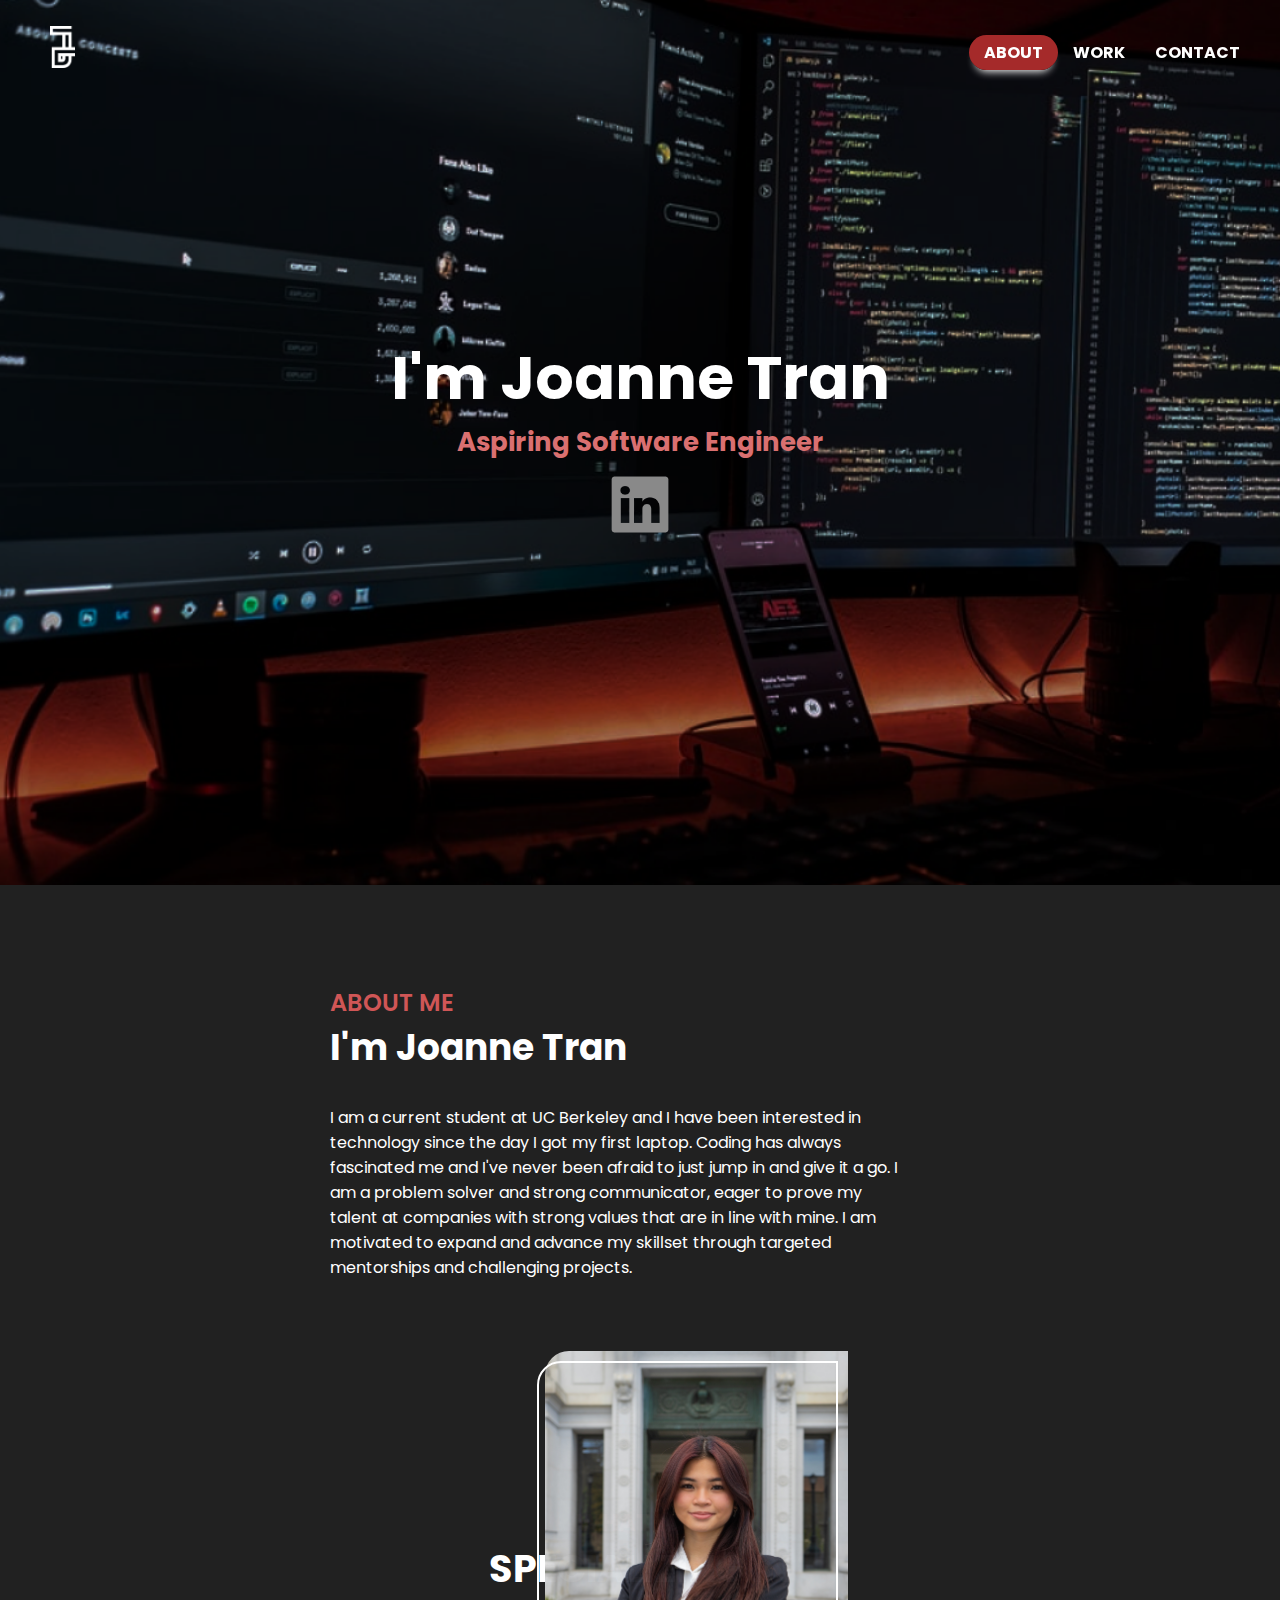
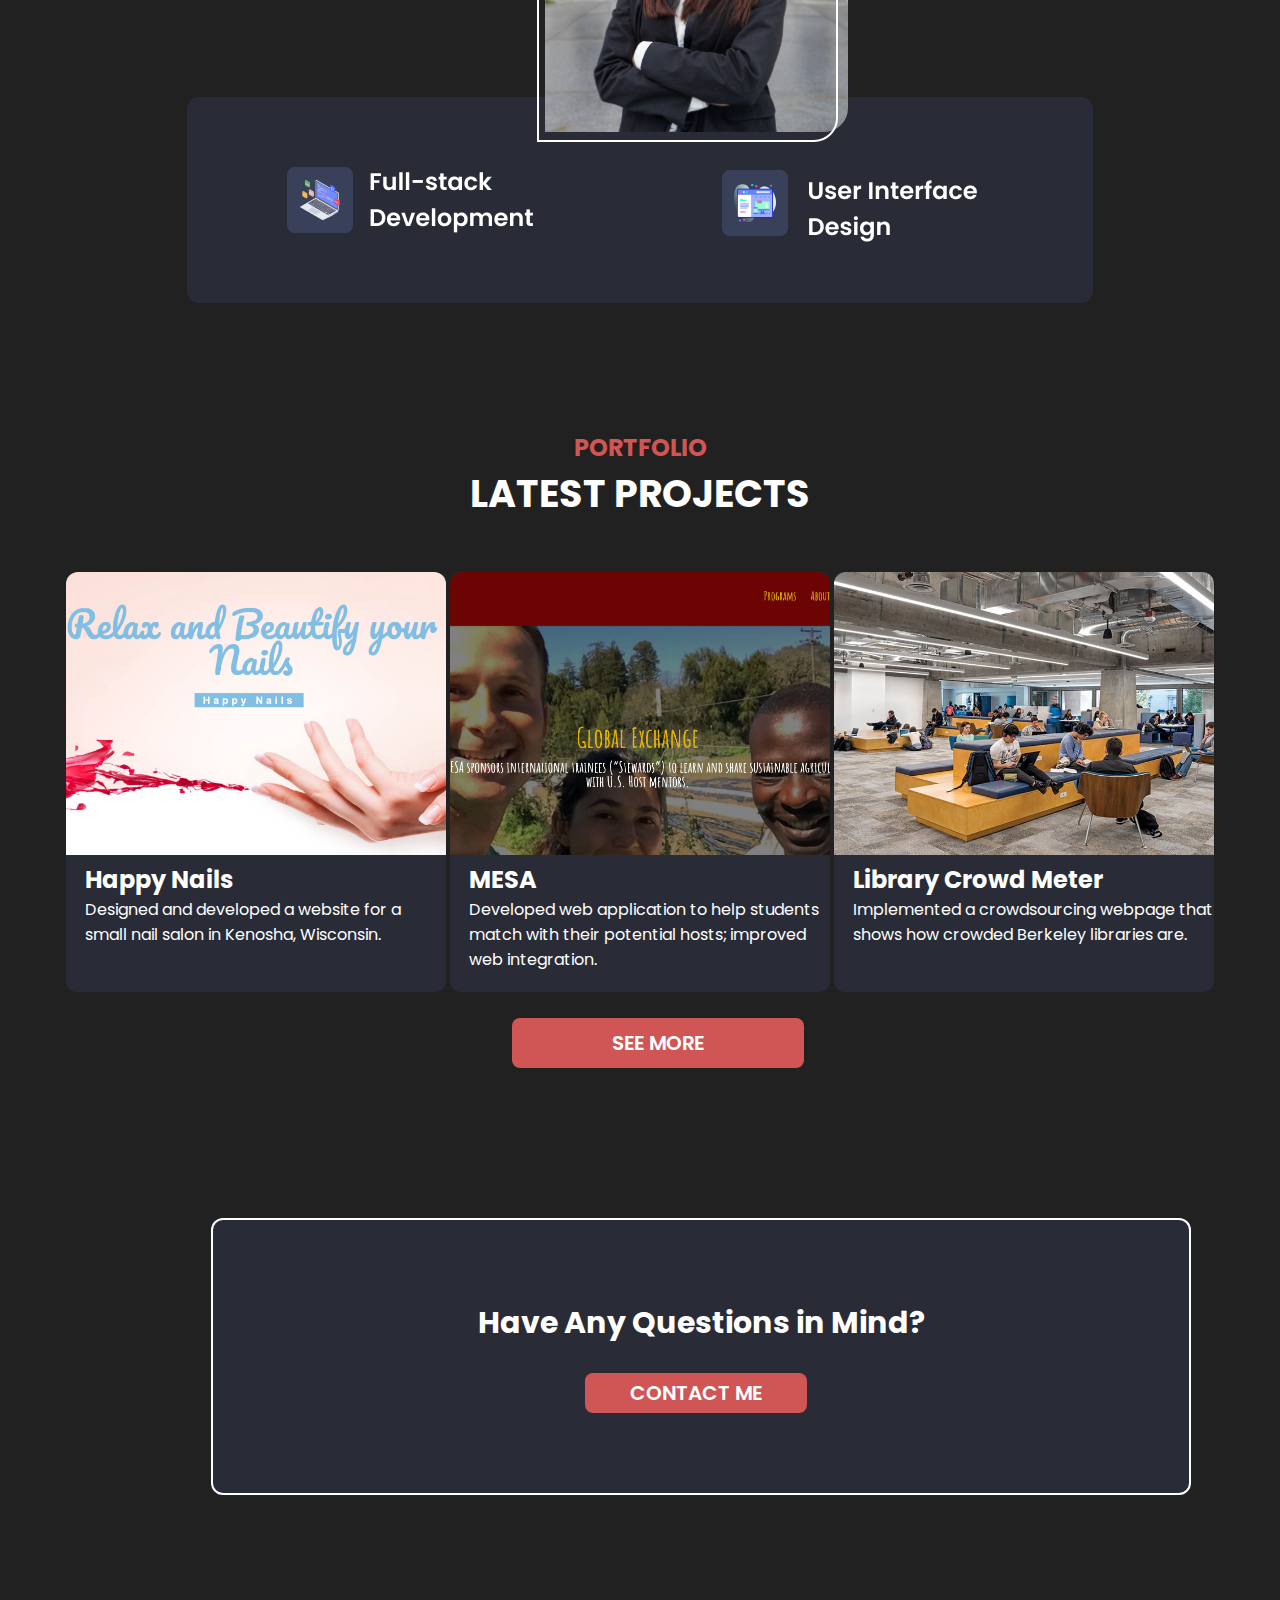
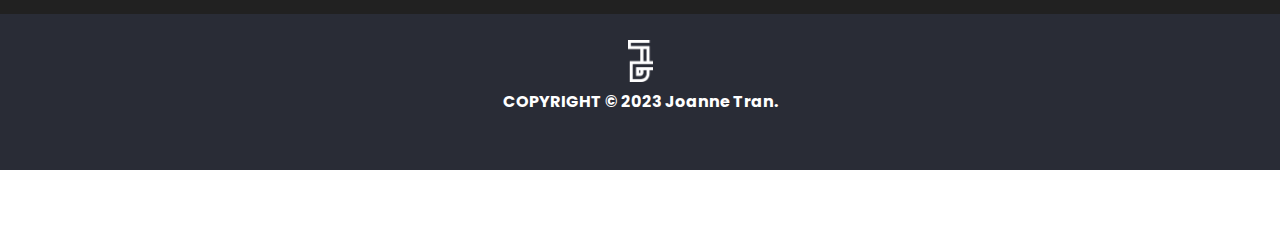
<file: index.html>
<!DOCTYPE html>
<html lang="en">
<head>
    <meta charset="UTF-8">
    <meta http-equiv="X-UA-Compatible" content="IE=edge">
    <meta name="viewport" content="width=device-width, initial-scale=1.0">
    <link href="https://fonts.googleapis.com/css2?family=Poppins:wght@400;600;700&display=swap" rel="stylesheet">
    <link rel="stylesheet" href="main.css">
    <script src="java.js"></script>
    <title>Joanne Tran</title>
</head>
<body>
    <header>
        <a href='index.html' class="logo"><img src='joannelogo.png' class="logo"></a>
        <ul>
            <li><a href="index.html" class="active">About</a></li>
            <li><a href="work.html">Work</a></li>
            <li><a href="contact.html"style="margin-right: 25px;">Contact</a></li>
        </ul>
    </header>
    <section class="joanne">
        <h1>I'm Joanne Tran</h1>
        <h2>Aspiring Software Engineer</h2>
        <a href="https://www.linkedin.com/in/tranjoanne/" target="_blank"><img src="linkedin.png"id="linkedin"></a>
    </section>

    <section class="background">
        <section>
            <div class="inner2">
                <div class="inner1">
                    <h4>About Me</h4>
                    <h3>I'm Joanne Tran</h3>
                    <p>I am a current student at UC Berkeley and I have been interested in technology since the day I got my first laptop. Coding has always fascinated me and I've never been afraid to just jump in and give it a go. I am a problem solver and strong communicator, eager to prove my talent at companies with strong values that are in line with mine. I am motivated to expand and advance my skillset through targeted mentorships and challenging projects.</p>
                </div>
                <div class="relative">
                    <img src="joanne2.JPG" class="headshot">
                    <div class="border"></div>
                </div>
            </div>
        </section>

        <section>
            <div class="title3">
                <h4 class= "title" style="color: rgb(208, 86, 86)">What I Do</h4>
                <h3 class = title2>Specializing in</h3>
            </div>

            <div class="flex2">
                <div>
                    <img src='card1.png' style="margin-right:-300px;" class="specialty">
                </div>
                <div>
                    <img src='card2.png' class="specialty2">
                </div>
            </div>
        </section>
        <section>
            <div>
                <h4 class="title" style="color: rgb(208, 86, 86)">portfolio</h4>
                <h3 class="title2">latest projects</h3>
            </div>
            <div class="flex">
                <div class='portImgBlock'>
                    <div>
                        <img class='portImg' src='happy nails.png'>
                    </div>
                    <div class="portText">
                        <h2>Happy Nails</h2>
                        <p>Designed and developed a website for a small nail salon in Kenosha, Wisconsin.</p>
                    </div>
                </div>
                <div class="portImgBlock">
                    <div>
                        <img class='portImg' src='mesa.png'>
                    </div>
                    <div class="portText">
                        <h2>MESA</h2>
                        <p>Developed web application to help students match with their potential hosts; improved web integration.</p>
                    </div>
                </div>
                <div class="portImgBlock">
                    <div>
                        <img class="portImg"src='moffit.jpg'>
                    </div>
                    <div class="portText">
                        <h2>Library Crowd Meter</h2>
                        <p>Implemented a crowdsourcing webpage that shows how crowded Berkeley libraries are.</p>
                    </div>
                </div>
            </div>
            <button class="portButton" onclick="location.href = 'work.html'">See More</button>
        </section>
        <section style="margin-top:150px;" class="contact2">
            <div class="contact">
                <div>
                    <h2>Have Any Questions in Mind?</h2>
                    <button class="portButton2" style="margin-left: 24%; margin-top:6%; padding: 5px 45px; border-radius: 8px;"onclick="location.href='contact.html'">Contact Me</button>
                </div>
            </div>
        </section>
    </section>
    <footer>
        <div>
            <img src="joannelogo.png" class="logo">
            <p>COPYRIGHT © 2023 Joanne Tran.</p>
        </div>
    </footer>
</body>
</html>
</file>
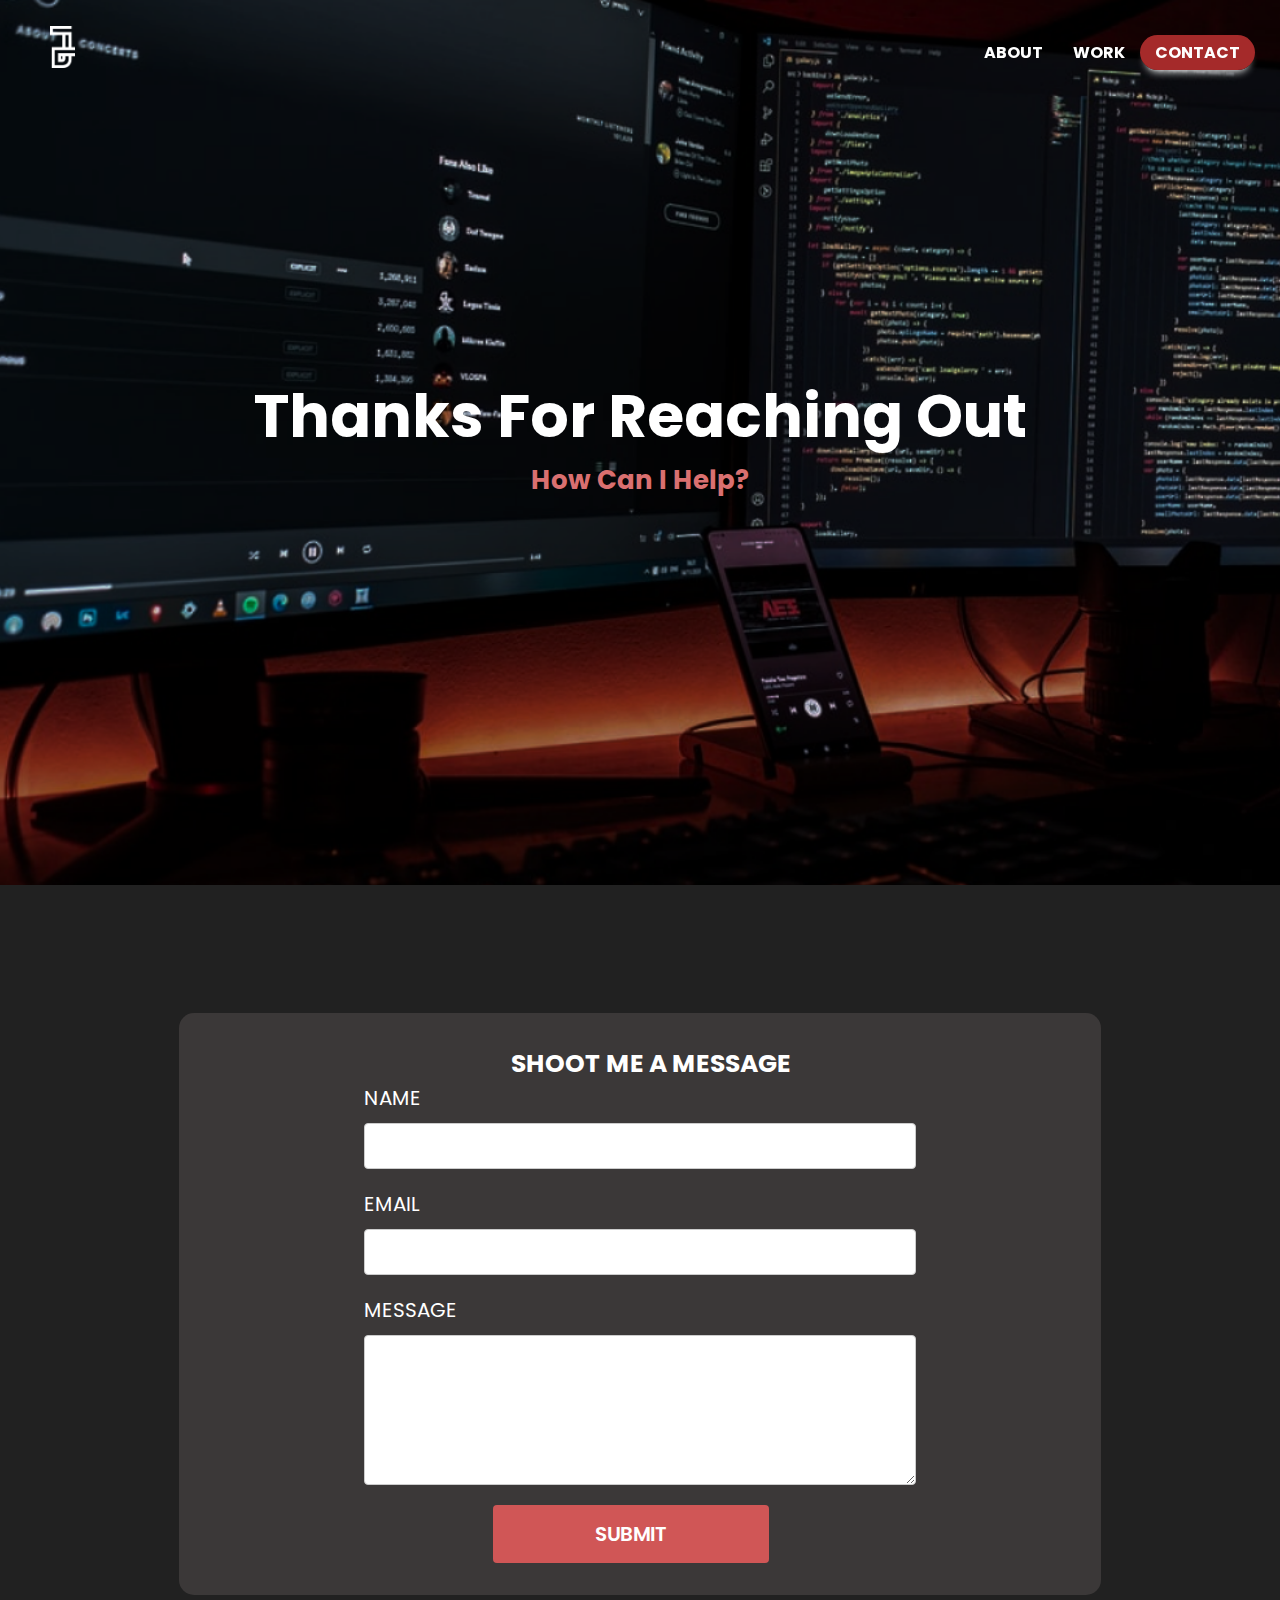
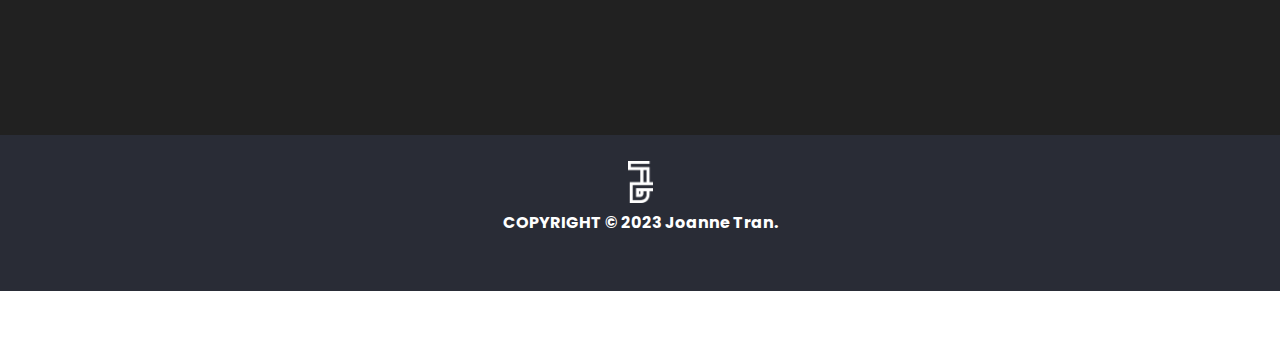
<file: contact.html>
<!DOCTYPE html>
<html lang="en">
<head>
    <meta charset="UTF-8">
    <meta http-equiv="X-UA-Compatible" content="IE=edge">
    <meta name="viewport" content="width=device-width, initial-scale=1.0">
    <link href="https://fonts.googleapis.com/css2?family=Poppins:wght@400;600;700&display=swap" rel="stylesheet">
    <link rel="stylesheet" href="contact.css">
    <script src="java.js"></script>
    <title>Joanne Tran</title>
</head>
<body>
    <header>
        <a href='index.html' class="logo"><img src='joannelogo.png' class="logo"></a>
        <ul>
            <li><a href="index.html">About</a></li>
            <li><a href="work.html" >Work</a></li>
            <li><a href="contact.html" class="active" style="margin-right: 25px;">Contact</a></li>
        </ul>
    </header>
    <section class="joanne">
        <h1>Thanks For Reaching Out</h1>
        <h2>How Can I Help?</h2>
    </section>
        <section class="background">
            <div class="flex">
                <div class="contactForm">
                    <h5 id="messageHead">Shoot me a message</h5>
                    <form action="https://formsubmit.co/23c819fbb9066420efb082403aeab5b5" method="POST">
                        <label for="name">Name</label>
                        <input type="text" id="name" name="name" required>
                        <label for="email">Email</label>
                        <input type="email" id="email" name="email" required>
                        <label for="msg">Message</label>
                        <textarea class="messageBox"for="text" id="msg" name="msg" required></textarea>
                        <button type='submit' class="submitButton">Submit</button>
                    </form>
                </div>
            </div>
        </section>
    <footer>
        <div>
            <img src="joannelogo.png" class="logo">
            <p>COPYRIGHT © 2023 Joanne Tran.</p>
        </div>
    </footer>
</body>
</html>
</file>
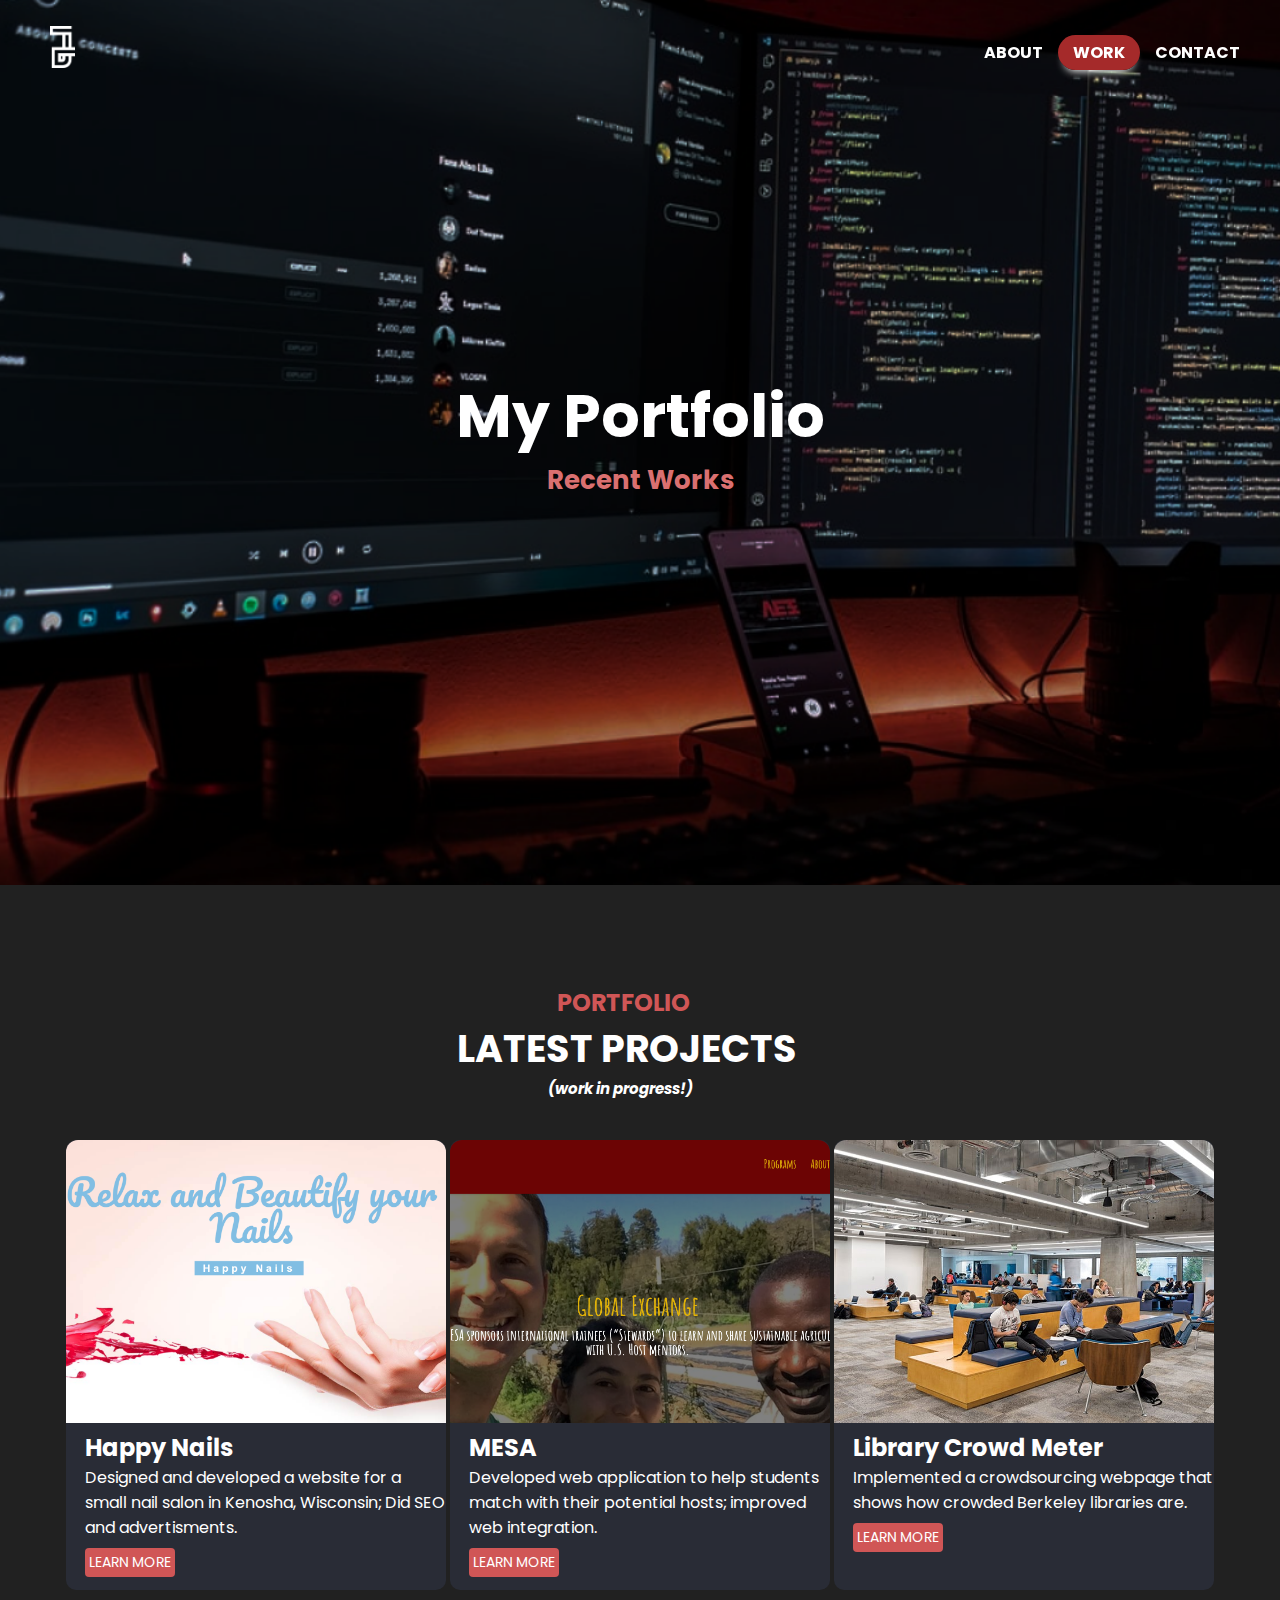
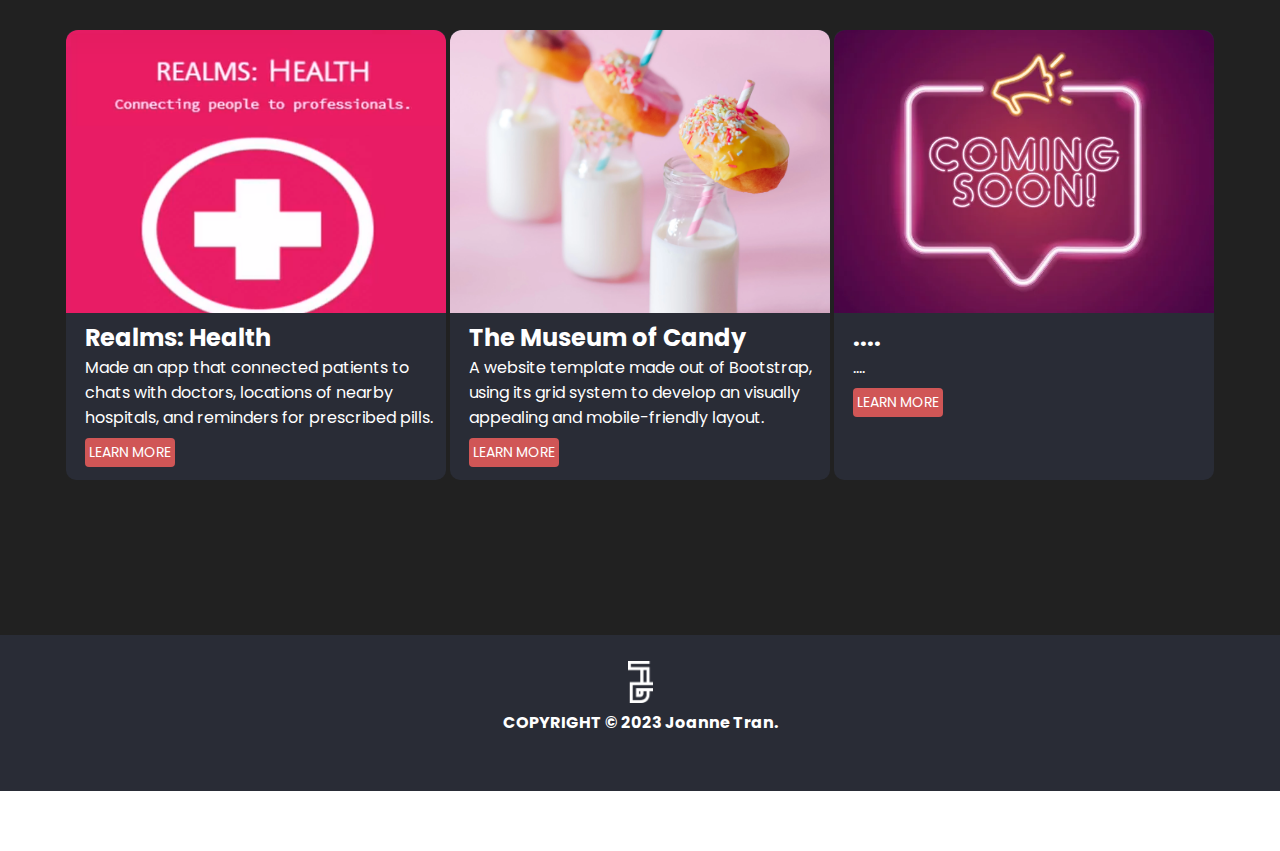
<file: work.html>
<!DOCTYPE html>
<html lang="en">
<head>
    <meta charset="UTF-8">
    <meta http-equiv="X-UA-Compatible" content="IE=edge">
    <meta name="viewport" content="width=device-width, initial-scale=1.0">
    <link href="https://fonts.googleapis.com/css2?family=Poppins:wght@400;600;700&display=swap" rel="stylesheet">
    <link rel="stylesheet" href="work.css">
    <script src="java.js"></script>
    <title>Joanne Tran</title>
</head>
<body>
    <header>
        <a href='index.html' class="logo"><img src='joannelogo.png' class="logo"></a>
        <ul>
            <li><a href="index.html">About</a></li>
            <li><a href="work.html" class="active">Work</a></li>
            <li><a href="contact.html" style="margin-right: 25px;">Contact</a></li>
        </ul>
    </header>
    <section class="joanne">
        <h1>My Portfolio</h1>
        <h2>Recent Works</h2>
    </section>
        <section class="background">
            <div>
                <h4 class="title" style="color: rgb(208, 86, 86)">portfolio</h4>
                <h3 class="title2">latest projects</h3>
                <h6 class="title3">(work in progress!)</h6>
            </div>
            <div class="flex">
                <div class='portImgBlock'>
                    <div>
                        <img class='portImg' src='happy nails.png'>
                    </div>
                    <div class="portText">
                        <h2>Happy Nails</h2>
                        <p>Designed and developed a website for a small nail salon in Kenosha, Wisconsin; Did SEO and advertisments.</p>
                        <button class="portInfoButton" onclick="location.href='https://happynailskenosha.com/'">Learn More</button>
                    </div>
                </div>
                <div class="portImgBlock">
                    <div>
                        <img class='portImg' src='mesa.png'>
                    </div>
                    <div class="portText">
                        <h2>MESA</h2>
                        <p>Developed web application to help students match with their potential hosts; improved web integration.</p>
                        <button class="portInfoButton" onclick="location.href='https://mesaprogram.org/programs/international/'">Learn More</button>
                    </div>
                </div>
                <div class="portImgBlock">
                    <div>
                        <img class="portImg"src='moffit.jpg'>
                    </div>
                    <div class="portText">
                        <h2>Library Crowd Meter</h2>
                        <p>Implemented a crowdsourcing webpage that shows how crowded Berkeley libraries are.</p>
                        <button class="portInfoButton" onclick="location.href='https://www.lib.berkeley.edu/visit/moffitt'">Learn More</button>
                    </div>
                </div>
            </div>

            <div class="flex" style="margin-top: 40px;">
                <div class='portImgBlock'>
                    <div>
                        <img class='portImg' src='realms.png' style="object-position: top;">
                    </div>
                    <div class="portText">
                        <h2>Realms: Health</h2>
                        <p>Made an app that connected patients to chats with doctors, locations of nearby hospitals, and reminders for prescribed pills.</p>
                        <button class="portInfoButton" onclick="location.href='http://www.congressionalappchallenge.us/21-ca46'">Learn More</button>
                    </div>
                </div>
                <div class="portImgBlock">
                    <div>
                        <img class='portImg' src='images/milk.png'>
                    </div>
                    <div class="portText">
                        <h2>The Museum of Candy</h2>
                        <p>A website template made out of Bootstrap, using its grid system to develop an visually appealing and mobile-friendly layout.</p>
                        <button class="portInfoButton" onclick="location.href='https://fanciful-donut-be5943.netlify.app'">Learn More</button>
                    </div>
                </div>
                <div class="portImgBlock">
                    <div>
                        <img class="portImg"src='coming soon.jpg'>
                    </div>
                    <div class="portText">
                        <h2>....</h2>
                        <p>....</p>
                        <button class="portInfoButton">Learn More</button>
                    </div>
                </div>
            </div>
        </section>
    <footer>
        <div>
            <img src="joannelogo.png" class="logo">
            <p>COPYRIGHT © 2023 Joanne Tran.</p>
        </div>
    </footer>
</body>
</html>
</file>
<file: main.css>
*{
    margin:0;
    padding: 0;
    font-family: Poppins, sans-serif;
    box-sizing: border-box;
}

header{
    position: sticky;
    flex-direction:row;
    top:30px;
    left:0;
    width:100%;
    padding:30px,100px;
    display: flex;
    justify-content: space-between;
    align-items: center;
    margin-top: -60px;
}

header .logo {
    margin-left: 25px;
    margin-top:-2px;
}

.logo{
    width: 25px;
}

header ul {
    display: flex;
    justify-content: center;
    align-items: center;
}

header ul li {
    list-style-type: none;

}

header ul li a {
    text-decoration: none;
    color: white;
    font-weight: bold;
    text-transform: uppercase;
    padding: 6px 15px;
    transition: background-color .25s, box-shadow .25s, border-radius .25s;
}

header ul li a:hover,header ul li a.active{
    background-color: brown;
    box-shadow: 0 0.5em 0.5em -.4em white;
    cursor: pointer;
    border-radius: 20px;
}

.joanne{
    display: flex;
    flex-direction: column;
    height:100vh;
    width:100%;
    align-items: center;
    justify-content: center;
    color: white;
    font-weight: 600;


    background-attachment: fixed;
    background-image: url("backgroundimage.png");
    background-position: center;
    background-size: cover;
}

.joanne h2 {
    font-size: 26px;
    color: rgb(218, 112, 112);
}

.joanne h1 {
    font-size: 60px;
}


.background {
    width: 100%;
    background-color: #212121;
    min-height: 2329px;
}

.background h4 {
    color: white;
    text-transform: uppercase;
}

.headshot {
    width: 60%;
    height: 380.25px;
    object-fit: cover;
    object-position: 46% 20%;
    float:right;
    opacity: 0.98;
    border-radius: 24px 0px;

}

.inner1 {
    color: white;
    width: 580px;
    height: 366px;
    margin-left: 50px;
}

.inner1 h3{
    font-size: 36px;
    margin-bottom: 30px;
}

.inner1 h4{
    color: rgb(208, 86, 86);
    font-size: 24px;
    font-weight: 600;
}

.inner2 {
    display:flex;
    width:100%;
    max-height: 500px;
    flex-wrap: wrap;
    flex-direction: row-reverse;
    padding-top: 100px;
    justify-content: center;
    padding-left: 5%;
    padding-right:12%;
}

div img + div {
    width: 300.98px;
    position: absolute;
    height: 380.25px;
    border: 2px solid #FFFFFF;
    border-radius: 24px 0px;
    top: 10px;
    right: 10px;
}

footer div {
    width: 100%;
    height: 156px;
    background-color: #292C36;
    text-align: center;
    color: white;
    font-weight: 700;
    font-size: 16px;
    padding: 2%;
}

.relative {
    position: relative;
}

.flex{
    display: flex;
    width:100%;
    flex-wrap: wrap;
    justify-content: space-around;
    align-items: center;
    padding-left: 5%;
    padding-right:5%;
    color: white;
}

.flex2{
    display: flex;
    width:100%;
    flex-wrap: wrap;
    justify-content: space-around;
    align-items: center;
    padding-left: 5%;
    padding-right:5%;
    color: white;
}

.title {
    padding-top:120px;
    text-align: center;
    font-size: 24px;
}

.title2 {
    color:white;
    text-align: center;
    font-size: 24px;
    text-transform: uppercase;
    font-size: 38px;
    padding-bottom: 50px;
}

.title3 {
    color:white;
    text-align: center;
    font-size: 24px;
    text-transform: uppercase;
    font-size: 38px;
    padding-bottom: 50px;
}

.portButton {
    background-color:rgb(208, 86, 86);
    text-transform: uppercase;
    font-size: 20px;
    font-weight: 600;
    padding: 10px 100px;
    margin-left: 40%;
    margin-top: 2%;
    color: white;
    transition: background-color .25s, box-shadow .25s, transform .25s;
    border: none;
    border-radius: 8px;
}

.portButton:hover{
    background-color:rgb(176, 73, 73);
    box-shadow: 0 0.5em 0.5em -.4em white;
    transform: translatey(-.25em);
    cursor: pointer;
}

.portButton2 {
    background-color:rgb(208, 86, 86);
    text-transform: uppercase;
    font-size: 20px;
    font-weight: 600;
    padding: 10px 100px;
    margin-left: 40%;
    margin-top: 2%;
    color: white;
    transition: background-color .25s, box-shadow .25s, transform .25s;
    border: none;
    border-radius: 8px;
}

.portButton2:hover{
    background-color:rgb(176, 73, 73);
    box-shadow: 0 0.5em 0.5em -.4em white;
    transform: translatey(-.25em);
    cursor: pointer;
}

.portImg{
    width: 380px;
    height: 283px;
    object-fit: cover;
    border-top-right-radius: 12px;
    border-top-left-radius: 12px;
}

.portImgBlock{
    background-color: #292C36;
    border-radius: 10px;
    min-height: 420px;
}

.portText {
    padding-left: 5%;
    padding-bottom: 5%;
    max-width: 380px;
}

.contact{
    background-color: #292C36;
    width: 980px;
    height: 277px;
    display: flex;
    flex-wrap: wrap;
    justify-content: center;
    align-items: center;
    padding-left: 5%;
    padding-right:5%;
    color: white;
    border: solid white 2px;
    margin-left: 16.5%;
    border-radius: 12px;
    font-size: 20px;
}


#linkedin{
    max-width: 15%;
    border-radius: 22px;
    display: block;
    margin-left: auto;
    margin-right: auto;
    filter: invert(58%) sepia(0%) saturate(0%) hue-rotate(356deg) brightness(98%) contrast(92%);
    margin-top: 2%;
    animation-name: linkedin;
    animation-duration: 5s;
    animation-iteration-count: infinite;
    animation-timing-function: linear;
    transition: filter .25s, box-shadow .25s, transform .25s;
}

@keyframes linkedin {
    20% {
        transform: rotate(0deg);
    }
    40%{
        transform: rotate(10deg);
    }
    60%{
        transform: rotate(0deg);
    }
    80% {
        transform: rotate(-10deg);
    }
    100%{
        transform: rotate(0deg);
    }

}

#linkedin:hover{
    filter: invert(47%) sepia(19%) saturate(1994%) hue-rotate(315deg) brightness(91%) contrast(77%);
    box-shadow: 0 0.5em 0.5em -.4em white;
    transform: translatey(-.2em);
    cursor: pointer;
}

@media only screen and (max-width: 600px){
    .joanne h1 {
        font-size: 40px;
    }
    .contact{
        width: 300px;
        height: 200px;
        font-size: 10px;
        margin-top: -90px;
        text-align: center;
        margin-left: 13%;
    }
    .specialty{
        width: 350px;
        margin-left: -175px;
    }

    .specialty2{
        width: 350px;
    }

    .title3{
        margin-top: 510px;
        margin-bottom: -55px;
    }
    .portButton{
        font-size: 11px;
        margin-left: 20%;
    }

    .contact2{
        padding-bottom: 40px;
    }

    .portButton2{
        padding-left:-40px;
        font-size: 10px;
        margin-right: 100px;
    }
    .portImgBlock{
        margin-bottom: 5%;
    }
    .flex2{
        flex-direction: column;
    }
    .relative{
        margin-top:160px;
        width:90%;
        height: 90%;
    }
    .inner1 p{
        text-align: left; 
        margin-left: 6px;
    }
    .inner1 h4, h3{
        text-align: center;
    }
    .inner1 h3{
        font-size: 31px;
    }
    footer div {
        padding-top: 40px;
    }
    .headshot{
        width: 100%;
        float: left;
        margin-left: 6%;
    }

    div img + div {
        left: 9px;
        width: 98%;
    }
}
</file>
<file: contact.css>
*{
    margin:0;
    padding: 0;
    font-family: Poppins, sans-serif;
    box-sizing: border-box;
}

header{
    position: sticky;
    flex-direction:row;
    top:30px;
    left:0;
    width:100%;
    padding:30px,100px;
    display: flex;
    justify-content: space-between;
    align-items: center;
    margin-top: -60px;
}

header .logo {
    margin-left: 25px;
    margin-top:-2px;
}

.logo{
    width: 25px;
}

header ul {
    display: flex;
    justify-content: center;
    align-items: center;
}

header ul li {
    list-style-type: none;
}

header ul li a {
    text-decoration: none;
    color: white;
    font-weight: bold;
    text-transform: uppercase;
    padding: 6px 15px;
    transition: background-color .25s, box-shadow .25s, border-radius .25s;
}

header ul li a:hover,header ul li a.active{
    background-color: brown;
    box-shadow: 0 0.5em 0.5em -.4em white;
    cursor: pointer;
    border-radius: 20px;
}

.joanne{
    display: flex;
    flex-direction: column;
    height:100vh;
    width:100%;
    align-items: center;
    justify-content: center;
    color: white;
    font-weight: 600;
    

    background-attachment: fixed;
    background-image: url("backgroundimage.png");
    background-position: center;
    background-size: cover;
}

.joanne h2 {
    font-size: 26px;
    color: rgb(218, 112, 112);
}

.joanne h1 {
    font-size: 60px;
}


.background {
    width: 100%;
    background-color: #212121;
    min-height: 850px;
}

.background h4 {
    color: white;
    text-transform: uppercase;
}


footer div {
    width: 100%;
    height: 156px;
    background-color: #292C36;
    text-align: center;
    color: white;
    font-weight: 700;
    font-size: 16px;
    padding: 2%;
}

.flex{
    display: flex;
    width:100%;
    flex-wrap: wrap;
    justify-content: space-around;
    align-items: center;    
    padding-left: 5%;
    padding-right:5%;
    color: white;
}

input {
    width: 60%;
    padding: 12px 20px;
    margin: auto;
    display: block;
    border: 1px solid #ccc;
    border-radius: 4px;
    margin-top: 10px;
    margin-bottom: 20px;
}

label {
    margin-left: 20%;
    font-size: 20px;
    text-transform: uppercase;
}

.contactForm{
    width:80%;
    margin-top: 8em;
    background-color: rgb(59, 56, 56);
    border-radius: 15px;
    padding-top: 2em;
    padding-bottom: 2em;
}

.messageBox{
    height: 150px;
    resize: vertical;
    width: 60%;
    padding: 12px 20px;
    margin: auto;
    display: block;
    border: 1px solid #ccc;
    border-radius: 4px;
    margin-top: 10px;
    margin-bottom: 20px;
}

.submitButton {
    width: 30%;
    background-color: rgb(208, 86, 86);
    color: white;
    padding: 14px 20px;
    border-radius: 4px;
    border: none;
    text-transform: uppercase; 
    font-size: 20px; 
    font-weight: 600;
    margin-left:34%;
    transition: background-color .25s, box-shadow .25s, transform .25s;
}

.submitButton:hover{
    background-color:rgb(176, 73, 73);
    box-shadow: 0 0.5em 0.5em -.4em white;
    transform: translatey(-.1em);
    cursor: pointer;
}

#messageHead{
    font-size: 25px; 
    margin-left: 36%; 
    text-transform: uppercase;
}

@media only screen and (max-width: 600px){
    .joanne h1 {
        font-size: 40px;
        text-align: center;
    }
    #messageHead{
        font-size: 98%;
        margin-left: 73px;
        margin-bottom: 10px;
    }
    label{
        font-size: 90%;
        margin-left: 40px;
    }
    .submitButton {
        font-size: 80%;
    }
    footer div {
        padding-top: 40px;
    }
    .background{
        margin-bottom:-85px;
    }
    .messageBox{
        width: 80%;
    }
    input{
        width: 80%;
    }
    .contactForm{
        margin-top: 7em;
        width: 95%;
    }
}
</file>
<file: work.css>
*{
    margin:0;
    padding: 0;
    font-family: Poppins, sans-serif;
    box-sizing: border-box;
}

header{
    position: sticky;
    flex-direction:row;
    top:30px;
    left:0;
    width:100%;
    padding:30px,100px;
    display: flex;
    justify-content: space-between;
    align-items: center;
    margin-top: -60px;
}

header .logo {
    margin-left: 25px;
    margin-top:-2px;
}

.logo{
    width: 25px;
}

header ul {
    display: flex;
    justify-content: center;
    align-items: center;
}

header ul li {
    list-style-type: none;
}

header ul li a {
    text-decoration: none;
    color: white;
    font-weight: bold;
    text-transform: uppercase;
    padding: 6px 15px;
    transition: background-color .25s, box-shadow .25s, border-radius .25s;
}

header ul li a:hover,header ul li a.active{
    background-color: brown;
    box-shadow: 0 0.5em 0.5em -.4em white;
    cursor: pointer;
    border-radius: 20px;
}

.joanne{
    display: flex;
    flex-direction: column;
    height:100vh;
    width:100%;
    align-items: center;
    justify-content: center;
    color: white;
    font-weight: 600;
    

    background-attachment: fixed;
    background-image: url("backgroundimage.png");
    background-position: center;
    background-size: cover;
}

.joanne h2 {
    font-size: 26px;
    color: rgb(218, 112, 112);
}

.joanne h1 {
    font-size: 60px;
}


.background {
    width: 100%;
    background-color: #212121;
    min-height: 1350px;
}

.background h4 {
    color: white;
    text-transform: uppercase;
}

.headshot {
    width: 100%;
    height: 380.25px;
    object-fit: cover;
    object-position: -5% 20%;
    float:left;
    opacity: 0.98;
    border-radius: 24px 0px;

}

footer div {
    width: 100%;
    height: 156px;
    background-color: #292C36;
    text-align: center;
    color: white;
    font-weight: 700;
    font-size: 16px;
    padding: 2%;
}

.flex{
    display: flex;
    width:100%;
    flex-wrap: wrap;
    justify-content: space-around;
    align-items: center;    
    padding-left: 5%;
    padding-right:5%;
    color: white;
}

.title {
    padding-top:100px;
    text-align: center;
    font-size: 24px;
    margin-right: 34px;
}

.title2 {
    color:white;
    text-align: center;
    font-size: 24px;
    text-transform: uppercase;
    font-size: 38px;
    margin-right: 2%;
}

.title3{
    color: white;
    font-size: 15px;
    text-align: center; 
    margin-right: 3%;
    margin-bottom: 40px;
    font-style: italic;
}

.portImg{
    width: 380px; 
    height: 283px; 
    object-fit: cover;
    border-top-right-radius: 12px;
    border-top-left-radius: 12px;
}

.portImgBlock{
    background-color: #292C36;
    border-radius: 10px;
    min-height: 450px;
    max-height:450px;
}

.portText {
    padding-left: 5%;
    padding-bottom: 5%;
    max-width: 380px;
}

button{
    background-color: rgb(208, 86, 86);
    color: white;
    padding: 4px 4px;
    border-radius: 4px;
    border: none;
    text-transform: uppercase; 
    font-size: 14px; 
    font-weight: 400;
    margin-top: 2%;
    transition: background-color .25s, box-shadow .25s, transform .25s;
}

button:hover{
    background-color:rgb(176, 73, 73);
    box-shadow: 0 0.5em 0.5em -.4em white;
    transform: translatey(-.1em);
    cursor: pointer;
}

@media only screen and (max-width: 600px){
    .joanne h1 {
        font-size: 40px;
    }
    .portImgBlock{
        margin-bottom: 5%;
    }
    .title {
        margin-left: 7%;
    }
    footer div {
        padding-top: 40px;
    }
}
</file>
